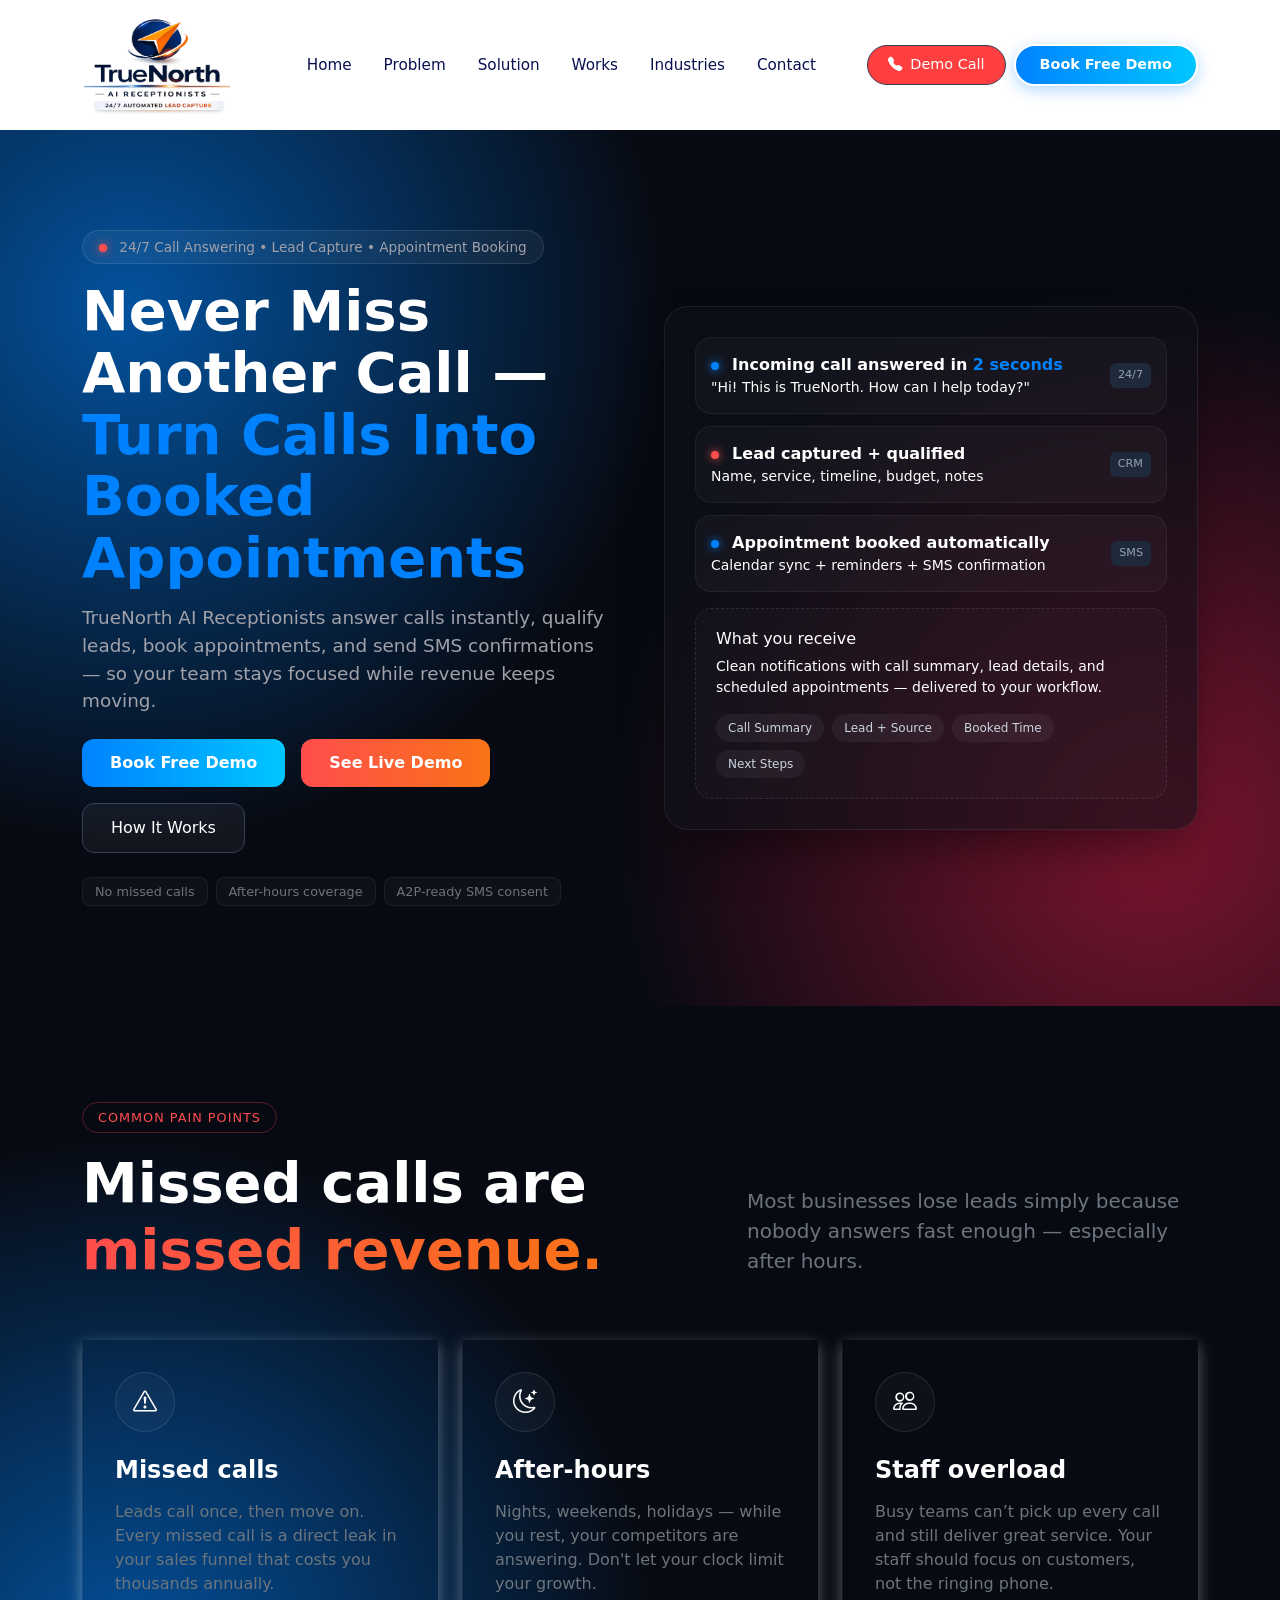
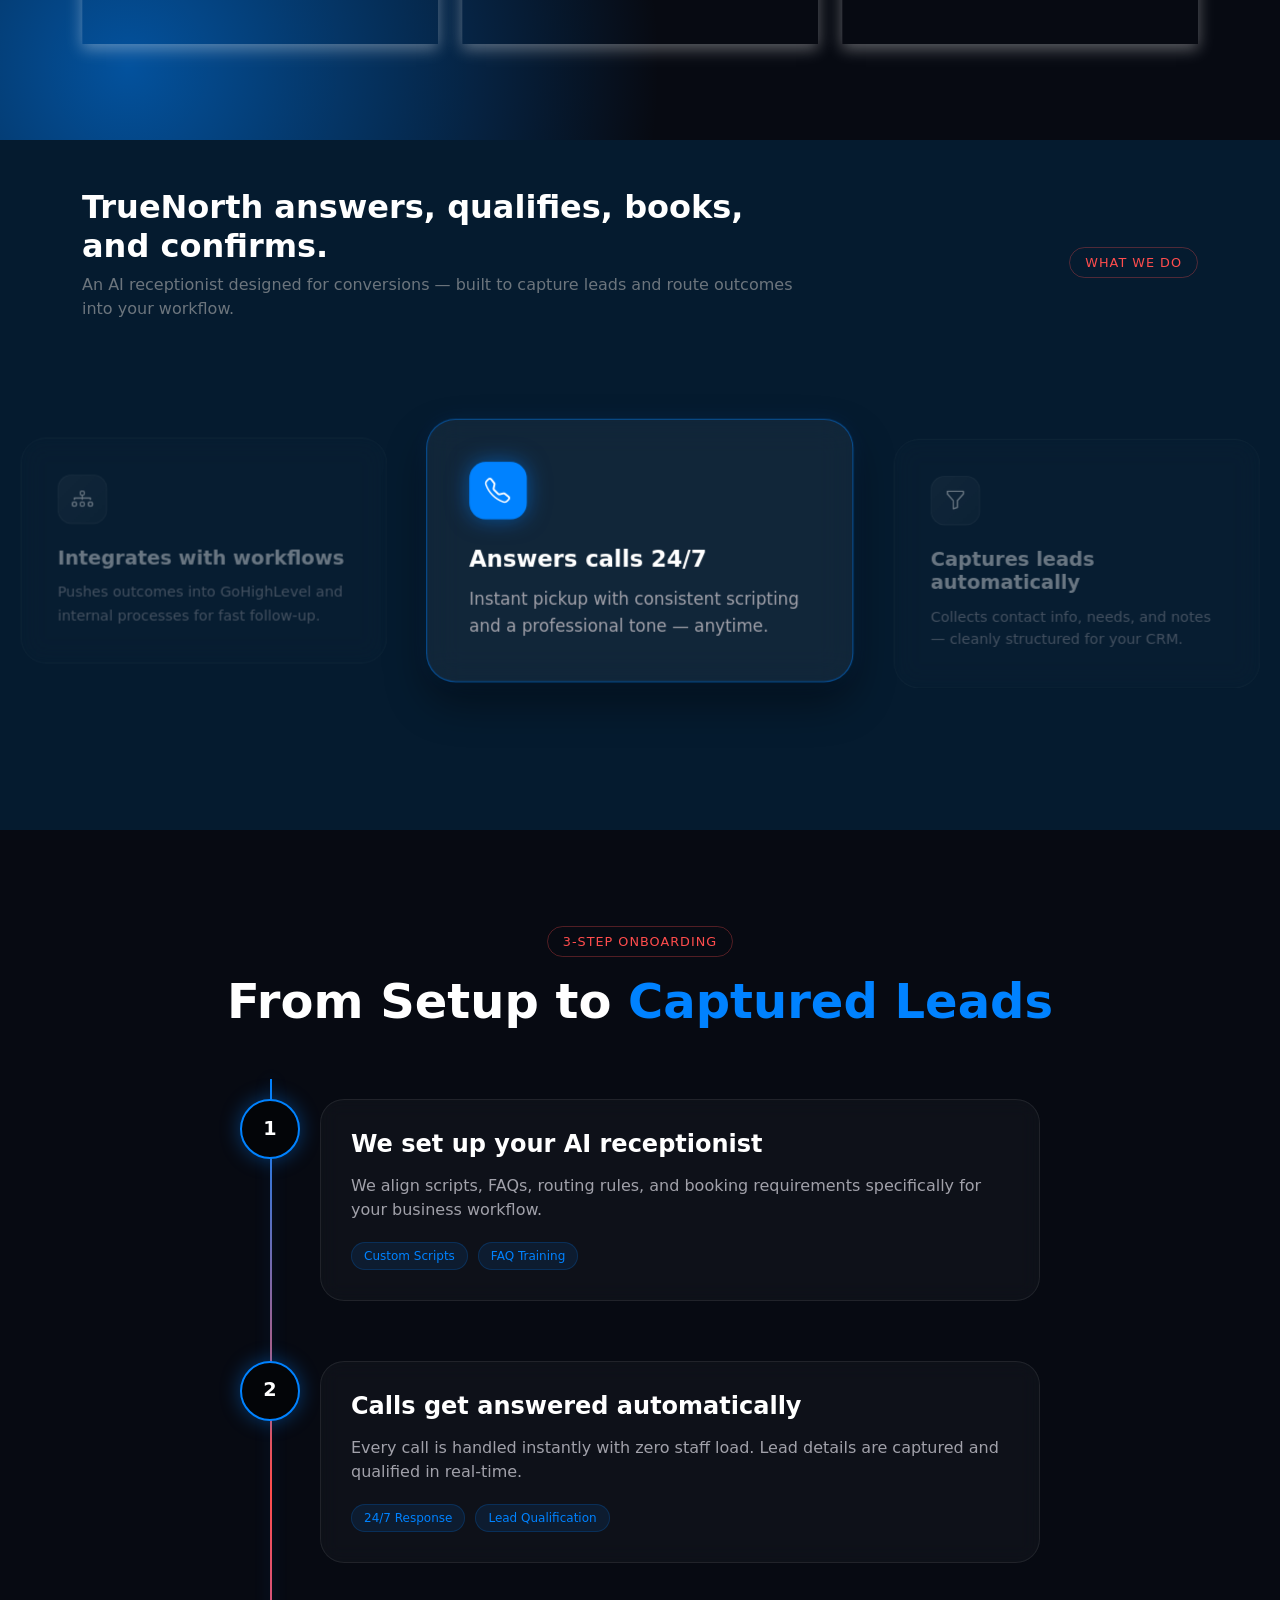
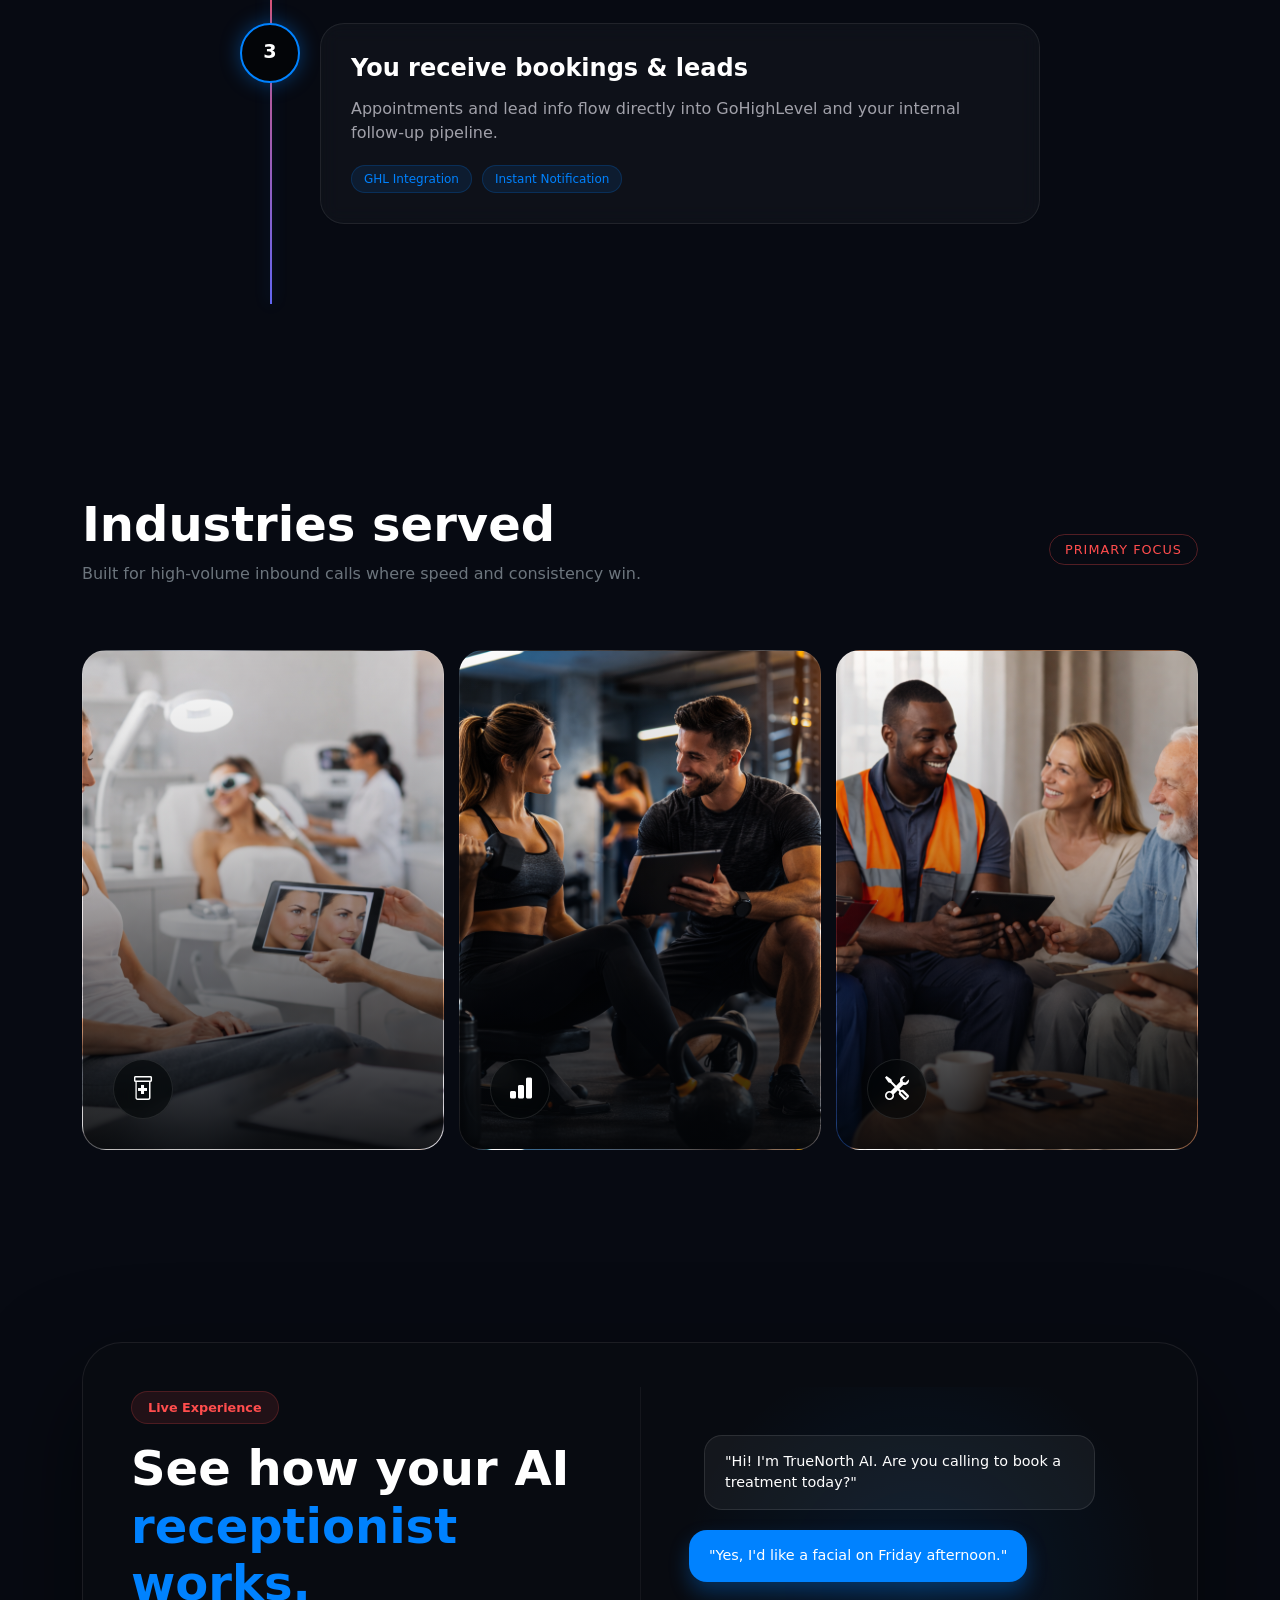
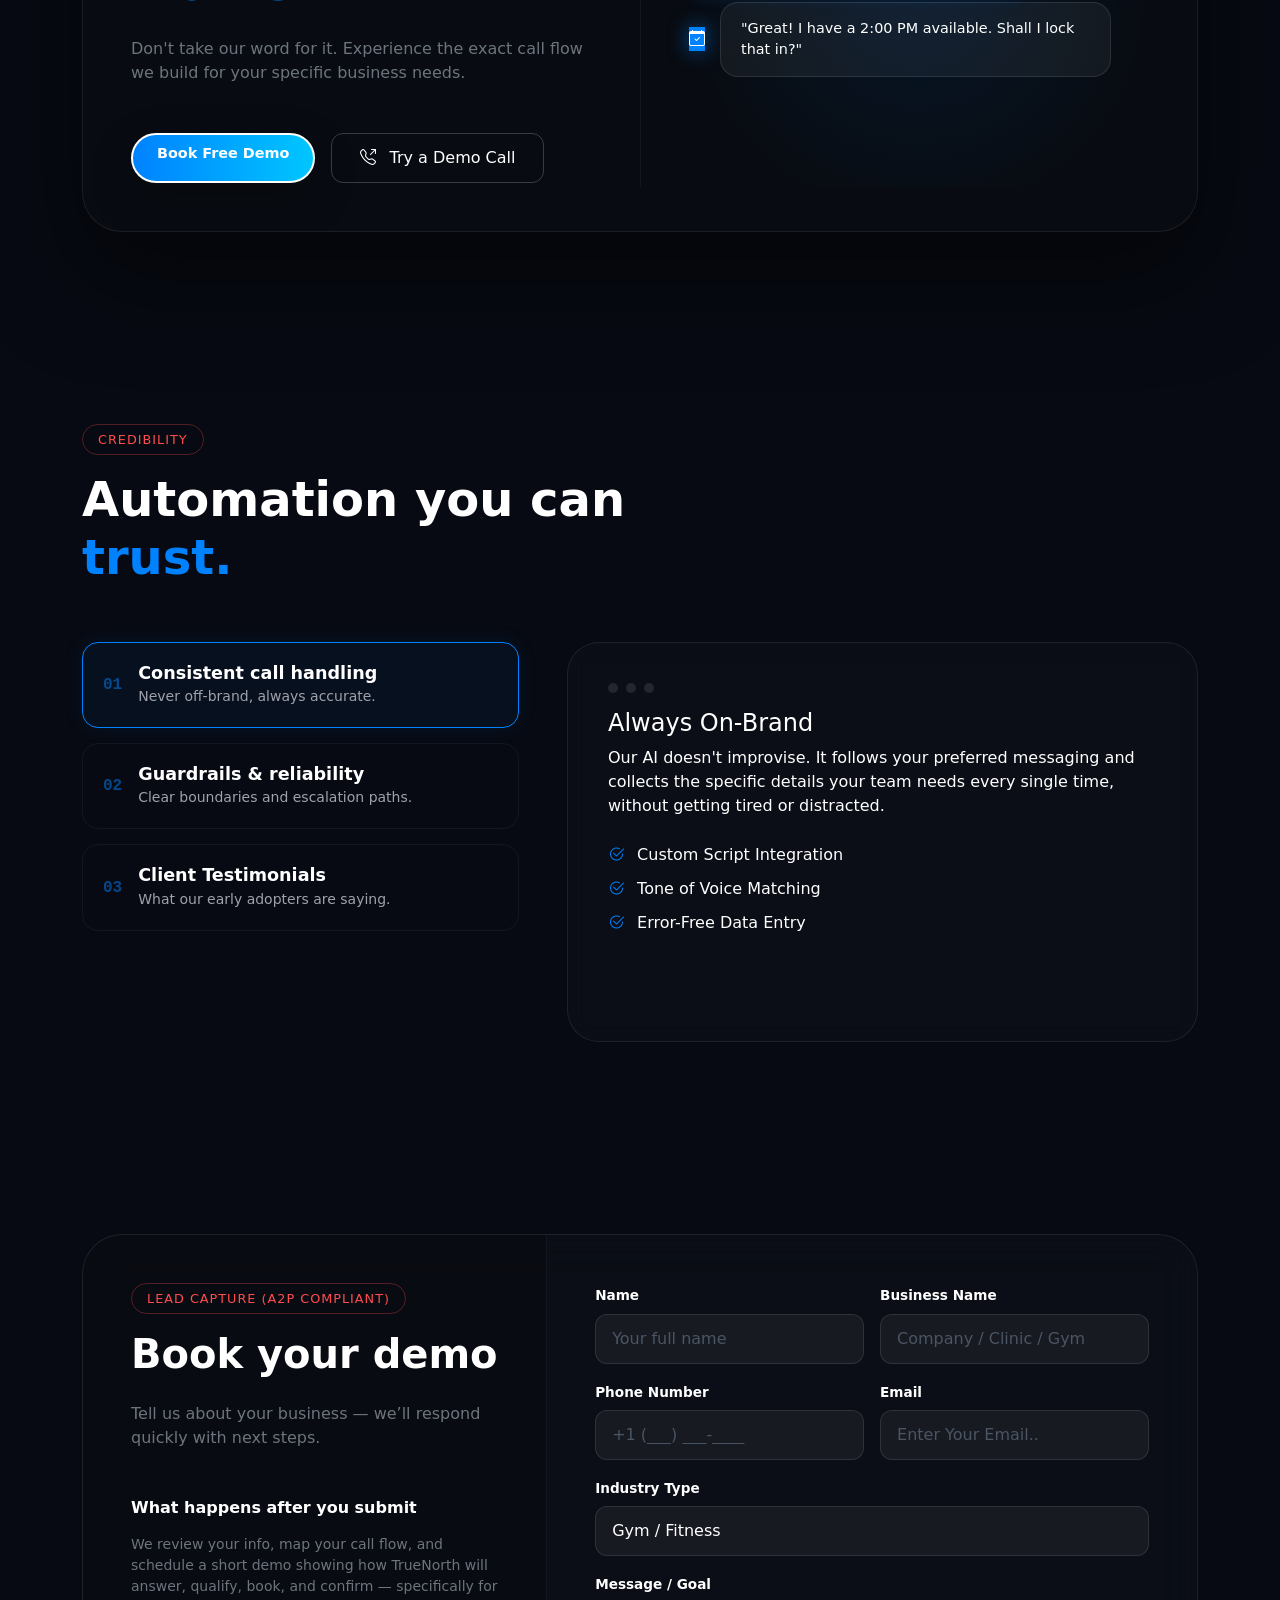
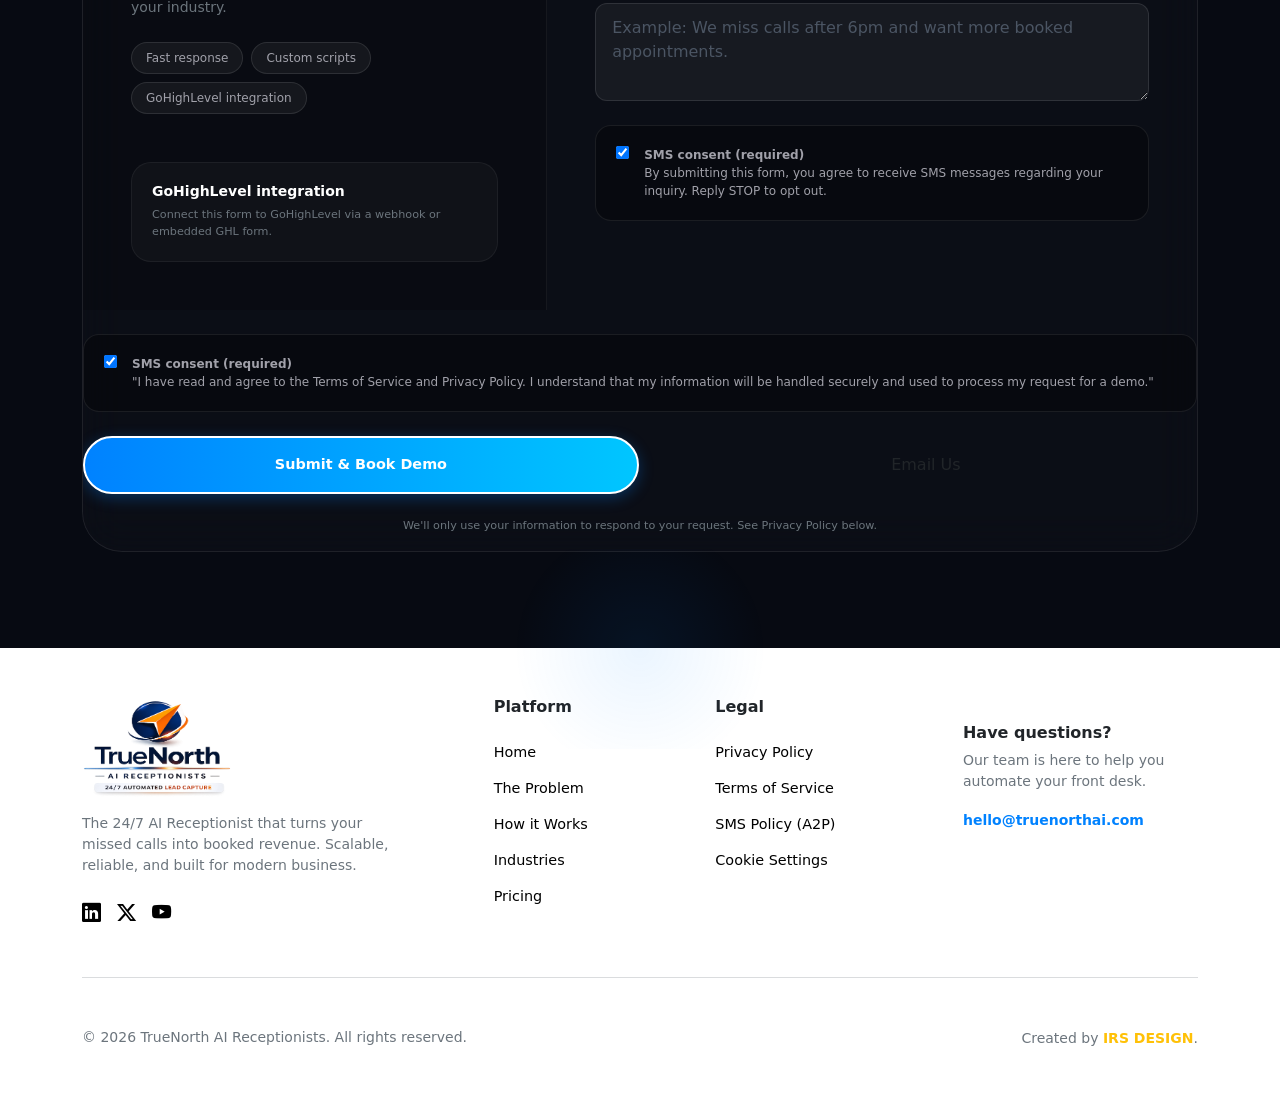
<file: index.html>
<!DOCTYPE html>
<html lang="en">

<head>
    <meta charset="UTF-8">
    <meta name="viewport" content="width=device-width, initial-scale=1.0">
    <title>TrueNorth | AI Receptionists</title>

    <!-- link bootstrap css cdn -->
    <link href="https://cdn.jsdelivr.net/npm/bootstrap@5.3.0/dist/css/bootstrap.min.css" rel="stylesheet">
    <link rel="stylesheet" href="https://cdn.jsdelivr.net/npm/bootstrap-icons@1.13.1/font/bootstrap-icons.min.css">

    <link rel="stylesheet" href="https://cdn.jsdelivr.net/npm/swiper@11/swiper-bundle.min.css" />

    <!-- link custom css -->
    <link rel="stylesheet" href="./assets/css/style.css">
</head>

<body>

    <!-- ===================HEADER SECTION =================== -->

    <header class="navbar navbar-expand-lg sticky-top custom-header">
        <div class="container">
            <a class="navbar-brand d-flex align-items-center" href="#">
                <div class="logo-box me-2"> <img src="./assets/img/logo2.png" alt="brand-logo"></div>
            </a>

            <button class="navbar-toggler" type="button" data-bs-toggle="collapse" data-bs-target="#navbarNav">
                <span class="navbar-toggler-icon"></span>
            </button>

            <div class="collapse navbar-collapse justify-content-center" id="navbarNav">
                <ul class="navbar-nav">
                    <li class="nav-item"><a class="nav-link" href="./index.html">Home</a></li>
                    <li class="nav-item"><a class="nav-link" href="#problem">Problem</a></li>
                    <li class="nav-item"><a class="nav-link" href="#solution">Solution</a></li>
                    <li class="nav-item"><a class="nav-link" href="#how-it-works">Works</a></li>
                    <li class="nav-item"><a class="nav-link" href="#industries">Industries</a></li>
                    <li class="nav-item"><a class="nav-link" href="#contact">Contact</a></li>
                </ul>
            </div>

            <div class="d-none d-lg-flex align-items-center gap-2">
                <a href="#" class="btn btn-demo">
                    <i class="bi bi-telephone-fill me-1"></i> Demo Call
                </a>
                <a href="#contact" class="btn btn-primary-gradient">Book Free Demo</a>
            </div>
        </div>
    </header>

    <!-- =======================main section start =============== -->

    <main>
        <!-- ===================Hero Section Start ================ -->
        <section class="hero-section d-flex align-items-center">
            <div class="container">
                <div class="row align-items-center g-5">

                    <div class="col-lg-6 text-start">
                        <div class="badge-pill mb-3">
                            <span class="dot red"></span> 24/7 Call Answering • Lead Capture • Appointment Booking
                        </div>
                        <h1 class="hero-title mb-3">
                            Never Miss Another Call — <br>
                            <span class="text-blue">Turn Calls Into Booked Appointments</span>
                        </h1>
                        <p class="hero-subtitle mb-4">
                            TrueNorth AI Receptionists answer calls instantly, qualify leads, book appointments, and
                            send SMS confirmations — so your team stays focused while revenue keeps moving.
                        </p>

                        <div class="d-flex flex-wrap gap-3 mb-4">
                            <a href="#" class="btn btn-primary-hero">Book Free Demo</a>
                            <a href="#" class="btn btn-secondary-hero">See Live Demo</a>
                            <a href="#" class="btn btn-outline-hero">How It Works</a>
                        </div>

                        <div class="d-flex flex-wrap gap-2">
                            <span class="trust-tag">No missed calls</span>
                            <span class="trust-tag">After-hours coverage</span>
                            <span class="trust-tag">A2P-ready SMS consent</span>
                        </div>
                    </div>

                    <div class="col-lg-6">
                        <div class="glass-card">
                            <div class="status-item">
                                <div class="d-flex justify-content-between align-items-center">
                                    <div>
                                        <span class="dot blue"></span> <strong>Incoming call answered in <span
                                                class="text-blue">2 seconds</span></strong>
                                        <p class="mb-0 small text-white">"Hi! This is TrueNorth. How can I help today?"
                                        </p>
                                    </div>
                                    <span class="mini-badge">24/7</span>
                                </div>
                            </div>
                            <div class="status-item">
                                <div class="d-flex justify-content-between align-items-center">
                                    <div>
                                        <span class="dot red"></span> <strong>Lead captured + qualified</strong>
                                        <p class="mb-0 small text-white">Name, service, timeline, budget, notes</p>
                                    </div>
                                    <span class="mini-badge">CRM</span>
                                </div>
                            </div>
                            <div class="status-item">
                                <div class="d-flex justify-content-between align-items-center">
                                    <div>
                                        <span class="dot blue"></span> <strong>Appointment booked automatically</strong>
                                        <p class="mb-0 small text-white
                                        ">Calendar sync + reminders + SMS confirmation
                                        </p>
                                    </div>
                                    <span class="mini-badge">SMS</span>
                                </div>
                            </div>

                            <div class="summary-box mt-3">
                                <h6>What you receive</h6>
                                <p class="small text-white">Clean notifications with call summary, lead details, and
                                    scheduled appointments — delivered to your workflow.</p>
                                <div class="d-flex flex-wrap gap-2">
                                    <span class="tag-sm">Call Summary</span>
                                    <span class="tag-sm">Lead + Source</span>
                                    <span class="tag-sm">Booked Time</span>
                                    <span class="tag-sm">Next Steps</span>
                                </div>
                            </div>
                        </div>
                    </div>

                </div>
            </div>
        </section>

        <!-- ====================problem section ================= -->
        <section class="problem-section py-5">
            <div class="container py-lg-5">
                <div class="row mb-5 align-items-end">
                    <div class="col-lg-7">
                        <span class="badge-pill-outline mb-3">Common pain points</span>
                        <h2 class="display-4 fw-bold text-white">Missed calls are <br><span
                                class="text-gradient-red">missed revenue.</span></h2>
                    </div>
                    <div class="col-lg-5">
                        <p class="text-secondary fs-5">Most businesses lose leads simply because nobody answers fast
                            enough — especially after hours.</p>
                    </div>
                </div>

                <div class="row g-4">
                    <div class="col-md-4">
                        <div class="problem-item h-100">
                            <div class="icon-circle mb-4">
                                <i class="bi bi-exclamation-triangle"></i>
                            </div>
                            <h4>Missed calls</h4>
                            <p class="text-secondary">Leads call once, then move on. Every missed call is a direct leak
                                in your sales funnel that costs you thousands annually.</p>
                            <div class="problem-line"></div>
                        </div>
                    </div>

                    <div class="col-md-4">
                        <div class="problem-item h-100">
                            <div class="icon-circle mb-4">
                                <i class="bi bi-moon-stars"></i>
                            </div>
                            <h4>After-hours</h4>
                            <p class="text-secondary">Nights, weekends, holidays — while you rest, your competitors are
                                answering. Don't let your clock limit your growth.</p>
                            <div class="problem-line"></div>
                        </div>
                    </div>

                    <div class="col-md-4">
                        <div class="problem-item h-100">
                            <div class="icon-circle mb-4">
                                <i class="bi bi-people"></i>
                            </div>
                            <h4>Staff overload</h4>
                            <p class="text-secondary">Busy teams can’t pick up every call and still deliver great
                                service. Your staff should focus on customers, not the ringing phone.</p>
                            <div class="problem-line"></div>
                        </div>
                    </div>
                </div>
            </div>
        </section>

        <!-- =====================solution-slider-section ================= -->

        <section class="solution-slider-section py-5">
            <div class="container mb-5">
                <div class="row align-items-center">
                    <div class="col-md-8">
                        <h2 class="text-white fw-bold">TrueNorth answers, qualifies, books, and confirms.</h2>
                        <p class="text-secondary">An AI receptionist designed for conversions — built to capture leads
                            and route outcomes into your workflow.</p>
                    </div>
                    <div class="col-md-4 text-md-end">
                        <span class="badge-pill-outline">What we do</span>
                    </div>
                </div>
            </div>

            <div class="swiper solutionSwiper">
                <div class="swiper-wrapper">

                    <div class="swiper-slide">
                        <div class="solution-card">
                            <div class="icon-box"><i class="bi bi-telephone"></i></div>
                            <h5>Answers calls 24/7</h5>
                            <p>Instant pickup with consistent scripting and a professional tone — anytime.</p>
                        </div>
                    </div>

                    <div class="swiper-slide">
                        <div class="solution-card">
                            <div class="icon-box"><i class="bi bi-funnel"></i></div>
                            <h5>Captures leads automatically</h5>
                            <p>Collects contact info, needs, and notes — cleanly structured for your CRM.</p>
                        </div>
                    </div>

                    <div class="swiper-slide">
                        <div class="solution-card">
                            <div class="icon-box"><i class="bi bi-calendar-check"></i></div>
                            <h5>Books appointments</h5>
                            <p>Routes to the right schedule, confirms availability, and locks in the time.</p>
                        </div>
                    </div>

                    <div class="swiper-slide">
                        <div class="solution-card">
                            <div class="icon-box"><i class="bi bi-chat-dots"></i></div>
                            <h5>Sends SMS confirmations</h5>
                            <p>Automatic confirmation + reminders with A2P-compliant consent.</p>
                        </div>
                    </div>

                    <div class="swiper-slide">
                        <div class="solution-card">
                            <div class="icon-box"><i class="bi bi-diagram-3"></i></div>
                            <h5>Integrates with workflows</h5>
                            <p>Pushes outcomes into GoHighLevel and internal processes for fast follow-up.</p>
                        </div>
                    </div>

                </div>
            </div>
        </section>

        <!-- =========================how to work section =============== -->
        <section class="how-it-works-vertical py-5">
            <div class="container py-5">
                <div class="text-center mb-5">
                    <span class="badge-pill-outline mb-3">3-Step Onboarding</span>
                    <h2 class="display-5 fw-bold text-white">From Setup to <span class="text-blue">Captured Leads</span>
                    </h2>
                </div>

                <div class="timeline-container">
                    <div class="timeline-line"></div>

                    <div class="timeline-item">
                        <div class="timeline-dot">1</div>
                        <div class="timeline-content">
                            <div class="glass-node">
                                <h4>We set up your AI receptionist</h4>
                                <p>We align scripts, FAQs, routing rules, and booking requirements specifically for your
                                    business workflow.</p>
                                <div class="node-tags">
                                    <span>Custom Scripts</span>
                                    <span>FAQ Training</span>
                                </div>
                            </div>
                        </div>
                    </div>

                    <div class="timeline-item">
                        <div class="timeline-dot">2</div>
                        <div class="timeline-content">
                            <div class="glass-node">
                                <h4>Calls get answered automatically</h4>
                                <p>Every call is handled instantly with zero staff load. Lead details are captured and
                                    qualified in real-time.</p>
                                <div class="node-tags">
                                    <span>24/7 Response</span>
                                    <span>Lead Qualification</span>
                                </div>
                            </div>
                        </div>
                    </div>

                    <div class="timeline-item">
                        <div class="timeline-dot">3</div>
                        <div class="timeline-content">
                            <div class="glass-node">
                                <h4>You receive bookings & leads</h4>
                                <p>Appointments and lead info flow directly into GoHighLevel and your internal follow-up
                                    pipeline.</p>
                                <div class="node-tags">
                                    <span>GHL Integration</span>
                                    <span>Instant Notification</span>
                                </div>
                            </div>
                        </div>
                    </div>
                </div>
            </div>
        </section>

        <!--====================== industries-accordion-section======================== -->
        <section class="industries-accordion-section py-5">
            <div class="container py-5">
                <div class="row mb-5 align-items-center">
                    <div class="col-md-8">
                        <h2 class="display-5 fw-bold text-white">Industries served</h2>
                        <p class="text-secondary">Built for high-volume inbound calls where speed and consistency win.
                        </p>
                    </div>
                    <div class="col-md-4 text-md-end">
                        <span class="badge-pill-outline">Primary focus</span>
                    </div>
                </div>

                <div class="accordion-container">

                    <div class="accordion-panel active" style="background-image: url('./assets/img/med-spa.png');">
                        <div class="panel-overlay"></div>
                        <div class="panel-content">
                            <div class="panel-icon"><i class="bi bi-prescription2"></i></div>
                            <div class="panel-text">
                                <h3>Med Spas</h3>
                                <p>Consults, treatments, packages — capture leads and book fast without missing peak
                                    demand.</p>
                            </div>
                        </div>
                    </div>

                    <div class="accordion-panel" style="background-image: url('./assets/img/gym.png');">
                        <div class="panel-overlay"></div>
                        <div class="panel-content">
                            <div class="panel-icon"><i class="bi bi-bar-chart-fill"></i></div>
                            <div class="panel-text">
                                <h3>Gyms & Fitness</h3>
                                <p>Trials, memberships, class schedules — convert calls into show-ups with SMS
                                    confirmation.</p>
                            </div>
                        </div>
                    </div>

                    <div class="accordion-panel" style="background-image: url('./assets/img/business.png');">
                        <div class="panel-overlay"></div>
                        <div class="panel-content">
                            <div class="panel-icon"><i class="bi bi-tools"></i></div>
                            <div class="panel-text">
                                <h3>Service Businesses</h3>
                                <p>Repairs, home services, local pros — qualify jobs, capture details, and schedule
                                    visits.</p>
                            </div>
                        </div>
                    </div>

                </div>
            </div>
        </section>

        <!-- ======================call to action ===================== -->

        <section class="demo-cta-premium py-5">
            <div class="container py-lg-5">
                <div class="glass-cta-wrapper">
                    <div class="row align-items-center g-0">

                        <div class="col-lg-6 p-5">
                            <span class="badge-pill-red mb-3">Live Experience</span>
                            <h2 class="display-5 fw-bold text-white mb-4">See how your AI <br><span
                                    class="text-blue">receptionist works.</span></h2>
                            <p class="text-secondary mb-5">Don't take our word for it. Experience the exact call flow we
                                build for your specific business needs.</p>

                            <div class="d-flex flex-wrap gap-3">
                                <a href="#contact" class="btn btn-primary-gradient shadow-lg">Book Free Demo</a>
                                <a href="tel:+123456789" class="btn btn-outline-white">
                                    <i class="bi bi-telephone-outbound me-2"></i> Try a Demo Call
                                </a>
                            </div>
                        </div>

                        <div class="col-lg-6 bg-interactive-flow p-5">
                            <div class="flow-container">
                                <div class="flow-step visible">
                                    <div class="flow-icon"><i class="bi bi-person-voice"></i></div>
                                    <div class="flow-bubble-ai">"Hi! I'm TrueNorth AI. Are you calling to book a
                                        treatment today?"</div>
                                </div>
                                <div class="flow-step delayed-1">
                                    <div class="flow-bubble-user">"Yes, I'd like a facial on Friday afternoon."</div>
                                </div>
                                <div class="flow-step delayed-2">
                                    <div class="flow-icon active-glow"><i class="bi bi-calendar-check"></i></div>
                                    <div class="flow-bubble-ai">"Great! I have a 2:00 PM available. Shall I lock that
                                        in?"</div>
                                </div>
                                <div class="flow-line"></div>
                            </div>
                        </div>

                    </div>
                </div>
            </div>
        </section>

        <!-- =====================trust section ==================== -->

        <section class="trust-section py-5">
            <div class="container py-lg-5">
                <div class="row mb-5">
                    <div class="col-lg-6">
                        <span class="badge-pill-outline mb-3">Credibility</span>
                        <h2 class="display-5 fw-bold text-white">Automation you can <span
                                class="text-blue">trust.</span></h2>
                    </div>
                </div>

                <div class="row g-5">
                    <div class="col-lg-5">
                        <div class="nav flex-column nav-pills custom-trust-tabs" id="v-pills-tab" role="tablist">
                            <button class="nav-link active" id="pill-consistent-tab" data-bs-toggle="pill"
                                data-bs-target="#pill-consistent" type="button" role="tab">
                                <div class="d-flex align-items-center">
                                    <span class="tab-number me-3">01</span>
                                    <div>
                                        <h5>Consistent call handling</h5>
                                        <p class="mb-0 small">Never off-brand, always accurate.</p>
                                    </div>
                                </div>
                            </button>

                            <button class="nav-link" id="pill-guardrails-tab" data-bs-toggle="pill"
                                data-bs-target="#pill-guardrails" type="button" role="tab">
                                <div class="d-flex align-items-center">
                                    <span class="tab-number me-3">02</span>
                                    <div>
                                        <h5>Guardrails & reliability</h5>
                                        <p class="mb-0 small">Clear boundaries and escalation paths.</p>
                                    </div>
                                </div>
                            </button>

                            <button class="nav-link" id="pill-testimonials-tab" data-bs-toggle="pill"
                                data-bs-target="#pill-testimonials" type="button" role="tab">
                                <div class="d-flex align-items-center">
                                    <span class="tab-number me-3">03</span>
                                    <div>
                                        <h5>Client Testimonials</h5>
                                        <p class="mb-0 small">What our early adopters are saying.</p>
                                    </div>
                                </div>
                            </button>
                        </div>
                    </div>

                    <div class="col-lg-7">
                        <div class="tab-content glass-display-window" id="v-pills-tabContent">
                            <div class="tab-pane fade show active" id="pill-consistent" role="tabpanel">
                                <div class="display-inner">
                                    <div class="mockup-header mb-3">
                                        <span class="dot-win"></span><span class="dot-win"></span><span
                                            class="dot-win"></span>
                                    </div>
                                    <h4>Always On-Brand</h4>
                                    <p>Our AI doesn't improvise. It follows your preferred messaging and collects the
                                        specific details your team needs every single time, without getting tired or
                                        distracted.</p>
                                    <ul class="feature-list">
                                        <li><i class="bi bi-check2-circle text-blue me-2"></i> Custom Script Integration
                                        </li>
                                        <li><i class="bi bi-check2-circle text-blue me-2"></i> Tone of Voice Matching
                                        </li>
                                        <li><i class="bi bi-check2-circle text-blue me-2"></i> Error-Free Data Entry
                                        </li>
                                    </ul>
                                </div>
                            </div>
                            <div class="tab-pane fade" id="pill-guardrails" role="tabpanel">
                                <div class="display-inner">
                                    <h4>Built-in Safety</h4>
                                    <p>We implement strict guardrails. If a call becomes too complex or falls outside
                                        the AI's training, it seamlessly escalates to a human or follows your exact
                                        fallback protocol.</p>
                                    <div class="guardrail-visual mt-4">
                                        <div class="safe-zone">AI Processing Zone</div>
                                        <div class="transfer-line">Complex Query → Human Handoff</div>
                                    </div>
                                </div>
                            </div>
                            <div class="tab-pane fade" id="pill-testimonials" role="tabpanel">
                                <div class="display-inner text-center py-5">
                                    <i class="bi bi-chat-quote display-1 text-blue opacity-25"></i>
                                    <h4 class="mt-3">Ready for your success story</h4>
                                    <p>We are currently onboarding a select group of partners. This section will feature
                                        your peers once they experience the TrueNorth advantage.</p>
                                </div>
                            </div>
                        </div>
                    </div>
                </div>
            </div>
        </section>

        <!-- =========================contact section ================== -->

        <section id="contact" class="book-demo-section py-5">
            <div class="container py-lg-5">
                <div class="glass-main-card">
                    <div class="row g-0">

                        <div class="col-lg-5 process-panel p-4 p-md-5">
                            <span class="badge-pill-outline mb-3">Lead capture (A2P compliant)</span>
                            <h2 class="display-6 fw-bold text-white mb-4">Book your demo</h2>
                            <p class="text-secondary mb-5">Tell us about your business — we’ll respond quickly with next
                                steps.</p>

                            <div class="process-steps">
                                <h6 class="text-white fw-bold mb-3">What happens after you submit</h6>
                                <p class="small text-secondary mb-4">We review your info, map your call flow, and
                                    schedule a short demo showing how TrueNorth will answer, qualify, book, and confirm
                                    — specifically for your industry.</p>

                                <div class="d-flex flex-wrap gap-2 mb-5">
                                    <span class="tag-pill">Fast response</span>
                                    <span class="tag-pill">Custom scripts</span>
                                    <span class="tag-pill">GoHighLevel integration</span>
                                </div>

                                <div class="integration-box mt-auto">
                                    <h6 class="text-white small fw-bold">GoHighLevel integration</h6>
                                    <p class="x-small text-secondary mb-0">Connect this form to GoHighLevel via a
                                        webhook or embedded GHL form.</p>
                                </div>
                            </div>
                        </div>

                        <div class="col-lg-7 form-panel p-4 p-md-5">
                            <form action="#" method="POST" class="row g-3">
                                <div class="col-md-6">
                                    <label class="form-label">Name</label>
                                    <input type="text" class="form-control" placeholder="Your full name">
                                </div>
                                <div class="col-md-6">
                                    <label class="form-label">Business Name</label>
                                    <input type="text" class="form-control" placeholder="Company / Clinic / Gym">
                                </div>
                                <div class="col-md-6">
                                    <label class="form-label">Phone Number</label>
                                    <input type="tel" class="form-control" placeholder="+1 (___) ___-____">
                                </div>
                                <div class="col-md-6">
                                    <label class="form-label">Email</label>
                                    <input type="email" class="form-control" placeholder="Enter Your Email..">
                                </div>
                                <div class="col-12">
                                    <label class="form-label">Industry Type</label>
                                    <select class="form-select">
                                        <option>Gym / Fitness</option>
                                        <option>Med Spa</option>
                                        <option>Service Business</option>
                                    </select>
                                </div>
                                <div class="col-12">
                                    <label class="form-label">Message / Goal</label>
                                    <textarea class="form-control" rows="3"
                                        placeholder="Example: We miss calls after 6pm and want more booked appointments."></textarea>
                                </div>

                                <div class="col-12 mt-4">
                                    <Enhance the quality of this photo” class="consent-box">
                                        <input type="checkbox" id="sms-check" checked>
                                        <label for="sms-check">
                                            <strong>SMS consent (required)</strong><br>
                                            By submitting this form, you agree to receive SMS messages regarding your
                                            inquiry. Reply STOP to opt out.
                                        </label>
                                    </div>
                                </div>

                               <div class="col-12 mt-4">
                                    <Enhance the quality of this photo” class="consent-box">
                                        <input type="checkbox" id="sms-check" checked>
                                        <label for="sms-check">
                                            <strong>SMS consent (required)</strong><br>
                                    "I have read and agree to the Terms of Service and Privacy Policy. 
                                    I understand that my information will be handled securely and used
                                    to process my request for a demo."

                                        </label>
                                    </div>
                               </div>

                                <div class="col-12 d-flex gap-3 mt-4">
                                    <button type="submit" class="btn btn-primary-gradient w-100 py-3">Submit & Book
                                        Demo</button>
                                    <button type="button" class="btn btn-dark-outline w-100 py-3">Email Us</button>
                                </div>
                            </form>
                            <p class="text-center mt-4 x-small text-secondary">We'll only use your information to
                                respond to your request. See Privacy Policy below.</p>
                        </div>

                    </div>
                </div>
            </div>
        </section>
    </main>

    <!-- ====================footer section =============== -->
    <footer class="footer-section py-5">
        <div class="container">
            <div class="row g-4 justify-content-between">

                <div class="col-lg-4">
                    <div class="d-flex align-items-center mb-3">
                        <div class="footer-logo-box me-2"><img src="./assets/img/logo2.png" alt="footer-logo"> </div>
                    </div>
                    <p class="text-secondary small pe-lg-5">
                        The 24/7 AI Receptionist that turns your missed calls into booked revenue.
                        Scalable, reliable, and built for modern business.
                    </p>
                    <div class="footer-socials d-flex gap-3 mt-4">
                        <a href="#"><i class="bi bi-linkedin"></i></a>
                        <a href="#"><i class="bi bi-twitter-x"></i></a>
                        <a href="#"><i class="bi bi-youtube"></i></a>
                    </div>
                </div>

                <div class="col-6 col-md-3 col-lg-2">
                    <h6 class="text-dark fw-bold mb-4">Platform</h6>
                    <ul class="list-unstyled footer-links">
                        <li><a href="./index.html">Home</a></li>
                        <li><a href="#problem">The Problem</a></li>
                        <li><a href="#solution">How it Works</a></li>
                        <li><a href="#industries">Industries</a></li>
                        <li><a href="#contact">Pricing</a></li>
                    </ul>
                </div>

                <div class="col-6 col-md-3 col-lg-2">
                    <h6 class="text-dark fw-bold mb-4">Legal</h6>
                    <ul class="list-unstyled footer-links">
                        <li><a href="./privacyPolicy.html">Privacy Policy</a></li>
                        <li><a href="./termsCondition.html">Terms of Service</a></li>
                        <li><a href="#">SMS Policy (A2P)</a></li>
                        <li><a href="#">Cookie Settings</a></li>
                    </ul>
                </div>

                <div class="col-lg-3">
                    <div class="footer-cta-box">
                        <h6 class="text-dark fw-bold">Have questions?</h6>
                        <p class="small text-secondary">Our team is here to help you automate your front desk.</p>
                        <a href="mailto:hello@truenorthai.com"
                            class="text-blue text-decoration-none fw-bold small">hello@truenorthai.com</a>
                    </div>
                </div>

            </div>

            <hr class="my-5 border-secondary opacity-10">
            <div class="row align-items-center">
                <div class="col-md-6 text-center text-md-start">
                    <p class="small text-secondary mb-0">© 2026 TrueNorth AI Receptionists. All rights reserved.</p>
                </div>
                <div class="col-md-6 text-center text-md-end mt-3 mt-md-0">
                    <span class="small text-secondary">Created by <a class="text-decoration-none text-warning fw-bold" target="_blank" href="https://irsdesign.com/">IRS DESIGN</a>.</span>
                </div>
            </div>
        </div>
    </footer>


    <script src="https://cdnjs.cloudflare.com/ajax/libs/jquery/3.7.1/jquery.min.js"></script>

    <script src="https://cdn.jsdelivr.net/npm/swiper@11/swiper-bundle.min.js"></script>

    <script src="	https://cdn.jsdelivr.net/npm/bootstrap@5.3.8/dist/js/bootstrap.bundle.min.js"></script>

    <script>
        const solutionSwiper = new Swiper(".solutionSwiper", {
            loop: true,
            centeredSlides: true, // 🔥 makes middle slide active
            slidesPerView: 1,
            spaceBetween: 30,
            grabCursor: true,
            autoplay: {
                delay: 2500,
                disableOnInteraction: false,
            },
            speed: 800,
            breakpoints: {
                768: {
                    slidesPerView: 2,
                },
                992: {
                    slidesPerView: 3, // 3 slides so middle becomes active
                },
            },
        });
    </script>
</body>


</html>
</file>
<file: assets/css/style.css>
* {
    padding: 0;
    margin: 0;
    box-sizing: border-box;
}


/* ===== Modern AI Scrollbar ===== */

::-webkit-scrollbar {
    width: 10px;
}

::-webkit-scrollbar-track {
    background: #0f172a;
    /* dark navy */
}

::-webkit-scrollbar-thumb {
    background: linear-gradient(180deg, #0d6efd, #dc3545);
    border-radius: 50px;
    border: 2px solid #0f172a;
    transition: all 0.3s ease;
}

::-webkit-scrollbar-thumb:hover {
    background: linear-gradient(180deg, #dc3545, #0d6efd);
}

/* Firefox Support */
html {
    scrollbar-width: thin;
    scrollbar-color: #0d6efd #0f172a;
}


/* Color Variables */
:root {
    --bg: #070A12;
    --panel: #0B1020;
    --panel2: #0E1630;
    --text: #EAF0FF;
    --muted: #B8C4E8;
    --line: rgba(255, 255, 255, .10);

    --blue: #0B5FFF;
    --blue2: #00C2FF;
    --red: #FF2E4D;

    --shadow: 0 12px 40px rgba(0, 0, 0, .45);
    --radius: 18px;
    --radius2: 26px;
    --max: 1120px;
}

body {
    background-color: var(--bg);
    color: white;
    width: 100% !important;
    overflow-x: hidden !important;
}

/* Header Background & Blur */
.custom-header {
    background: white;
    backdrop-filter: blur(12px);
    color: var(--blue2);
    border-bottom: 1px solid var(--glass-border);
    padding: 10px 0px !important;
    width: 100% !important;
}

/* Logo Styling */
.logo-box {
    width: 150px;
    height: 100px;

    img {
        width: 100%;
        height: 100%;
    }
}

.brand-text {
    color: #fff;
    font-weight: 700;
    letter-spacing: -0.5px;
}

.brand-text small {
    color: var(--nav-gray);
    font-weight: 400;
    font-size: 0.85rem;
    margin-left: 4px;
}

/* Navigation Link Styling */
.navbar-nav .nav-link {
    color: #091050 !important;
    font-size: 0.95rem;
    font-weight: 500;
    padding: 0.5rem 1rem !important;
    transition: color 0.6s ease !important;
}

.navbar-nav .nav-link:hover {
   transform: translateY(-5px);
}

/* Buttons */
.btn-demo {
    background: rgb(255, 63, 63);
    border: 1px solid #334155;
    color: #fff;
    border-radius: 50px;
    padding: 8px 20px;
    font-size: 0.9rem;
    transition: 0.3s;
}

.btn-demo:hover {
    background: rgba(255, 63, 63, 0.753);
    color: #fff;
    border-color: #475569;
}

.btn-primary-gradient {
    background: linear-gradient(90deg, #0082ff, #00c6ff);
    color: white;
    border: 2px solid white;
    border-radius: 50px;
    padding: 8px 24px;
    font-weight: 600;
    font-size: 0.9rem;
    box-shadow: 0 4px 15px rgba(0, 130, 255, 0.3);
}

.btn-primary-gradient:hover {
    transform: translateY(-1px);
    box-shadow: 0 6px 20px rgba(0, 130, 255, 0.5);
    border: 2px solid white;
    color: white;
}





/* ======================Hero section start ================ */

.hero-section {
    padding: 100px 0;
    background: radial-gradient(circle at 10% 20%, rgba(0, 132, 255, 0.589) 0%, transparent 40%),
        radial-gradient(circle at 90% 80%, rgba(225, 29, 71, 0.534) 0%, transparent 40%);
    min-height: 80vh;
}

.badge-pill {
    background: rgba(255, 255, 255, 0.05);
    border: 1px solid rgba(255, 255, 255, 0.1);
    padding: 6px 16px;
    border-radius: 50px;
    display: inline-block;
    font-size: 0.85rem;
    color: #a1a1aa;
}

.hero-title {
    font-size: 3.5rem;
    font-weight: 800;
    line-height: 1.1;
    color: #fff;
}


@media screen and (max-width:576px) {
    .hero-title {
        font-size: 1.5rem !important;
    }
}

.text-blue {
    color: #0082ff;
}

.hero-subtitle {
    font-size: 1.15rem;
    color: #a1a1aa;
    max-width: 540px;
}

.btn-primary-hero {
    background: linear-gradient(90deg, #0082ff, #00c6ff);
    color: #fff;
    border-radius: 12px;
    padding: 12px 28px;
    font-weight: 600;
    border: none;
}

.btn-secondary-hero {
    background: linear-gradient(90deg, #ff4d4d, #f97316);
    color: #fff;
    border-radius: 12px;
    padding: 12px 28px;
    font-weight: 600;
    border: none;
}

.btn-outline-hero {
    background: rgba(255, 255, 255, 0.05);
    border: 1px solid #334155;
    color: #fff;
    border-radius: 12px;
    padding: 12px 28px;
}

.trust-tag {
    font-size: 0.8rem;
    color: #71717a;
    background: rgba(255, 255, 255, 0.03);
    padding: 4px 12px;
    border-radius: 8px;
    border: 1px solid rgba(255, 255, 255, 0.05);
}

.glass-card {
    background: rgba(15, 17, 26, 0.6);
    backdrop-filter: blur(20px);
    border: 1px solid rgba(255, 255, 255, 0.08);
    border-radius: 24px;
    padding: 30px;
    box-shadow: 0 25px 50px -12px rgba(0, 0, 0, 0.5);
}

.status-item {
    background: rgba(255, 255, 255, 0.03);
    border-radius: 16px;
    padding: 15px;
    margin-bottom: 12px;
    border: 1px solid rgba(255, 255, 255, 0.05);
}

.mini-badge {
    background: #1e293b;
    font-size: 0.7rem;
    padding: 4px 8px;
    border-radius: 6px;
    color: #94a3b8;
}

.summary-box {
    background: rgba(255, 255, 255, 0.02);
    border-radius: 16px;
    padding: 20px;
    border: 1px dashed rgba(255, 255, 255, 0.1);
}

.tag-sm {
    background: rgba(255, 255, 255, 0.05);
    font-size: 0.75rem;
    padding: 5px 12px;
    border-radius: 50px;
    color: #cbd5e1;
}

.dot {
    height: 8px;
    width: 8px;
    border-radius: 50%;
    display: inline-block;
    margin-right: 8px;
}

.dot.red {
    background-color: #ff4d4d;
    box-shadow: 0 0 10px #ff4d4d;
}

.dot.blue {
    background-color: #0082ff;
    box-shadow: 0 0 10px #0082ff;
}



/* ==================problem section =============== */
.problem-section {
    background: radial-gradient(circle at 10% 90%, rgba(0, 132, 255, 0.589) 0%, transparent 40%);
}

/* Section Typography */
.text-gradient-red {
    background: linear-gradient(90deg, #ff4d4d, #f97316);
    -webkit-background-clip: text;
    -webkit-text-fill-color: transparent;
}

.badge-pill-outline {
    border: 1px solid rgba(255, 77, 77, 0.3);
    color: #ff4d4d;
    padding: 5px 15px;
    border-radius: 50px;
    font-size: 0.8rem;
    text-transform: uppercase;
    letter-spacing: 1px;
    display: inline-block;
}

/* Problem Items */
.problem-item {
    padding: 2rem;
    background: transparent;
    transition: all 0.4s cubic-bezier(0.175, 0.885, 0.32, 1.275);
    position: relative;
    border-left: 1px solid rgba(255, 255, 255, 0.05);
    box-shadow: rgba(255, 255, 255, 0.35) 0px 5px 15px;
}

.problem-item:hover {
    background: rgba(255, 255, 255, 0.02);
    transform: translateY(-10px);
}

.icon-circle {
    width: 60px;
    height: 60px;
    background: rgba(255, 255, 255, 0.03);
    border: 1px solid rgba(255, 255, 255, 0.1);
    border-radius: 50%;
    display: flex;
    align-items: center;
    justify-content: center;
    font-size: 1.5rem;
    color: #fff;
    transition: 0.3s;
}

.problem-item:hover .icon-circle {
    background: #ff4d4d;
    color: #fff;
    box-shadow: 0 0 20px rgba(255, 77, 77, 0.4);
    border-color: #ff4d4d;
}

.problem-item h4 {
    color: #fff;
    font-weight: 700;
    margin-bottom: 1rem;
}

.problem-line {
    position: absolute;
    bottom: 0;
    /* left: 2rem; */
    width: 0;
    height: 2px;
    background: #ff4d4d;
    transition: width 0.4s ease;

}

.problem-item:hover .problem-line {
    width: 100%;
    left: 0px;
}



/* ===================solution-slider-section ================ */
.solution-slider-section {
    background: #003c6657;
}

.solutionSwiper {
    padding: 40px 0 80px 0 !important;
}

/* Base Card Style */
.solution-card {
    background: rgba(255, 255, 255, 0.03);
    backdrop-filter: blur(15px);
    -webkit-backdrop-filter: blur(15px);
    border: 1px solid rgba(255, 255, 255, 0.08);
    border-radius: 28px;
    padding: 40px;
    height: 100%;
    transition: all 0.5s cubic-bezier(0.25, 1, 0.5, 1);
    opacity: 0.4;
    /* Dim side slides */
    transform: scale(0.9);
    /* Shrink side slides */
}

/* Highlight the Active/Centered Slide */
.swiper-slide-active .solution-card,
.swiper-slide-duplicate-active .solution-card {
    opacity: 1;
    transform: scale(1.05);
    /* Make center slide pop */
    border-color: rgba(0, 130, 255, 0.5);
    background: rgba(255, 255, 255, 0.05);
    box-shadow: 0 20px 40px rgba(0, 0, 0, 0.4),
        0 0 20px rgba(0, 130, 255, 0.1);
}

/* Icon Box Upgrade */
.icon-box {
    width: 55px;
    height: 55px;
    background: linear-gradient(135deg, rgba(255, 255, 255, 0.1), rgba(255, 255, 255, 0.05));
    border: 1px solid rgba(255, 255, 255, 0.1);
    border-radius: 16px;
    display: flex;
    align-items: center;
    justify-content: center;
    color: #fff;
    font-size: 1.5rem;
    margin-bottom: 25px;
    transition: 0.3s;
}

.swiper-slide-active .icon-box {
    background: #0082ff;
    box-shadow: 0 0 20px rgba(0, 130, 255, 0.5);
    border-color: transparent;
}

/* Text Styling */
.solution-card h5 {
    font-weight: 700;
    font-size: 1.35rem;
    color: #fff;
    margin-bottom: 12px;
}

.solution-card p {
    color: #a1a1aa;
    line-height: 1.6;
    margin-bottom: 0;
}


/* ===============how to works =============== */

.timeline-container {
    position: relative;
    max-width: 800px;
    margin: 0 auto;
    padding: 20px 0;
}

/* The vertical connecting line */
.timeline-line {
    position: absolute;
    left: 30px;
    top: 0;
    bottom: 0;
    width: 2px;
    background: linear-gradient(to bottom, #0082ff, #ff4d4d, #6366f1);
    box-shadow: 0 0 15px rgba(0, 130, 255, 0.3);
}

.timeline-item {
    position: relative;
    padding-left: 80px;
    margin-bottom: 60px;
}

/* The Glowing Numbered Dots */
.timeline-dot {
    position: absolute;
    left: 0;
    top: 0;
    width: 60px;
    height: 60px;
    background: #030508;
    border: 2px solid #0082ff;
    border-radius: 50%;
    display: flex;
    align-items: center;
    justify-content: center;
    color: #fff;
    font-weight: 800;
    font-size: 1.2rem;
    z-index: 2;
    box-shadow: 0 0 20px rgba(0, 130, 255, 0.4);
}

/* Glass Node Styling */
.glass-node {
    background: rgba(255, 255, 255, 0.03);
    backdrop-filter: blur(10px);
    border: 1px solid rgba(255, 255, 255, 0.08);
    border-radius: 24px;
    padding: 30px;
    transition: 0.3s ease;
}

.timeline-item:hover .glass-node {
    background: rgba(255, 255, 255, 0.06);
    border-color: rgba(255, 255, 255, 0.2);
    transform: translateX(10px);
}

.glass-node h4 {
    color: #fff;
    font-weight: 700;
    margin-bottom: 15px;
}

.glass-node p {
    color: #a1a1aa;
    margin-bottom: 20px;
}

/* Small detail tags */
.node-tags {
    display: flex;
    gap: 10px;
    flex-wrap: wrap;
}

.node-tags span {
    font-size: 0.75rem;
    background: rgba(0, 130, 255, 0.1);
    color: #0082ff;
    padding: 4px 12px;
    border-radius: 50px;
    border: 1px solid rgba(0, 130, 255, 0.2);
}



/* =====================industries-accordion-section ================= */
.accordion-container {
    display: flex;
    width: 100%;
    height: 500px;
    /* Fixed height for the accordion */
    gap: 15px;
    overflow: hidden;
}

.accordion-panel {
    position: relative;
    flex: 1;
    /* All panels start at equal small width */
    background-size: cover;
    background-position: center;
    border-radius: 24px;
    border: 1px solid rgba(255, 255, 255, 0.08);
    cursor: pointer;
    transition: flex 0.6s cubic-bezier(0.16, 1, 0.3, 1);
    /* Ultra smooth ease */
    overflow: hidden;
}

/* 🌙 Dark Overlay to make white text readable over any image */
.panel-overlay {
    position: absolute;
    inset: 0;
    background: linear-gradient(to top, rgba(3, 5, 8, 0.9) 0%, rgba(3, 5, 8, 0.2) 60%, transparent 100%);
    z-index: 1;
}

/* 🎯 The Expansion Trigger */
.accordion-panel:hover {
    flex: 5;
    /* This panel grows massively */
    border-color: rgba(0, 130, 255, 0.3);
}

/* Content Positioning */
.panel-content {
    position: absolute;
    bottom: 0;
    left: 0;
    width: 100%;
    padding: 30px;
    z-index: 2;
    display: flex;
    align-items: flex-end;
    /* Align icon and text to the bottom */
    gap: 20px;
}

.panel-icon {
    width: 60px;
    height: 60px;
    background: rgba(3, 5, 8, 0.6);
    backdrop-filter: blur(10px);
    border: 1px solid rgba(255, 255, 255, 0.1);
    border-radius: 50%;
    display: flex;
    align-items: center;
    justify-content: center;
    font-size: 1.5rem;
    color: #fff;
    flex-shrink: 0;
    /* Prevents icon from crushing */
}

/* 🛠️ Text Visibility (The Premium Part) */
.panel-text {
    flex: 1;
    transition: opacity 0.3s ease, transform 0.4s ease;
    transition-delay: 0.2s;
    /* Wait for expansion to start before showing text */
}

.panel-text h3 {
    color: #fff;
    font-weight: 700;
    margin-bottom: 8px;
    font-size: 1.5rem;
}

.panel-text p {
    color: #a1a1aa;
    margin-bottom: 0;
    line-height: 1.6;
    max-width: 500px;
}

/* Hide text when panel is collapsed */
.accordion-panel:not(:hover) .panel-text {
    opacity: 0;
    transform: translateY(20px);
    pointer-events: none;
    /* User can't click invisible text */
}



/* =====================call to action =============== */

.glass-cta-wrapper {
    background: rgba(10, 12, 18, 0.6);
    border: 1px solid rgba(255, 255, 255, 0.08);
    border-radius: 40px;
    overflow: hidden;
    box-shadow: 0 40px 100px rgba(0, 0, 0, 0.5);
}

.bg-interactive-flow {
    background: radial-gradient(circle at center, rgba(0, 130, 255, 0.1) 0%, transparent 70%);
    border-left: 1px solid rgba(255, 255, 255, 0.05);
    position: relative;
    min-height: 400px;
}

/* Chat Bubbles Style */
.flow-container {
    display: flex;
    flex-direction: column;
    gap: 20px;
    position: relative;
}

.flow-bubble-ai,
.flow-bubble-user {
    padding: 15px 20px;
    border-radius: 18px;
    font-size: 0.9rem;
    max-width: 85%;
    position: relative;
    z-index: 2;
}

.flow-bubble-ai {
    background: rgba(255, 255, 255, 0.05);
    color: #fff;
    border: 1px solid rgba(255, 255, 255, 0.1);
    align-self: flex-start;
}

.flow-bubble-user {
    background: #0082ff;
    color: white;
    align-self: flex-end;
    box-shadow: 0 10px 20px rgba(0, 130, 255, 0.3);
}

/* Animation Reveal */
@keyframes fadeInUp {
    from {
        opacity: 0;
        transform: translateY(20px);
    }

    to {
        opacity: 1;
        transform: translateY(0);
    }
}

.flow-step {
    display: flex;
    align-items: center;
    gap: 15px;
    animation: fadeInUp 0.8s forwards;
}

.delayed-1 {
    animation-delay: 1.5s;
    opacity: 0;
}

.delayed-2 {
    animation-delay: 3s;
    opacity: 0;
}

.active-glow {
    background: #0082ff !important;
    box-shadow: 0 0 20px rgba(0, 130, 255, 0.6) !important;
}

.badge-pill-red {
    background: rgba(255, 77, 77, 0.1);
    color: #ff4d4d;
    padding: 6px 16px;
    border-radius: 50px;
    font-size: 0.8rem;
    font-weight: 700;
    border: 1px solid rgba(255, 77, 77, 0.2);
    display: inline-block;
}

.btn-outline-white {
    border: 1px solid rgba(255, 255, 255, 0.2);
    color: #fff;
    padding: 12px 28px;
    border-radius: 12px;
    transition: 0.3s;
}

.btn-outline-white:hover {
    background: #fff;
    color: #000;
}




/* ====================trust section ================ */

.custom-trust-tabs .nav-link {
    background: transparent;
    border: 1px solid rgba(255, 255, 255, 0.05);
    border-radius: 16px;
    text-align: left;
    padding: 20px;
    margin-bottom: 15px;
    color: #fff;
    transition: 0.3s;
}

.custom-trust-tabs .nav-link h5 {
    margin-bottom: 2px;
    font-weight: 700;
    font-size: 1.1rem;
}

.custom-trust-tabs .nav-link p {
    color: #a1a1aa;
}

.custom-trust-tabs .nav-link.active {
    background: rgba(0, 130, 255, 0.05);
    border-color: #0082ff;
    box-shadow: 0 0 20px rgba(0, 130, 255, 0.1);
}

.tab-number {
    font-family: 'Courier New', monospace;
    font-weight: bold;
    color: #0082ff;
    opacity: 0.5;
}

.glass-display-window {
    background: rgba(255, 255, 255, 0.02);
    border: 1px solid rgba(255, 255, 255, 0.08);
    border-radius: 32px;
    padding: 40px;
    min-height: 400px;
    backdrop-filter: blur(10px);
}

.mockup-header {
    display: flex;
    gap: 8px;
}

.dot-win {
    width: 10px;
    height: 10px;
    background: rgba(255, 255, 255, 0.1);
    border-radius: 50%;
}

.feature-list {
    list-style: none;
    padding: 0;
    margin-top: 25px;
}

.feature-list li {
    margin-bottom: 10px;
    color: #fff;
}



/* ===================contact us section ================== */

.glass-main-card {
    background: rgba(255, 255, 255, 0.02);
    border: 1px solid rgba(255, 255, 255, 0.08);
    border-radius: 40px;
    overflow: hidden;
    backdrop-filter: blur(20px);
}

.process-panel {
    background: rgba(0, 0, 0, 0.2);
    border-right: 1px solid rgba(255, 255, 255, 0.05);
}

/* Tag Styles */
.tag-pill {
    background: rgba(255, 255, 255, 0.05);
    border: 1px solid rgba(255, 255, 255, 0.1);
    color: #a1a1aa;
    padding: 6px 14px;
    border-radius: 50px;
    font-size: 0.75rem;
}

.integration-box {
    background: rgba(255, 255, 255, 0.03);
    border: 1px solid rgba(255, 255, 255, 0.05);
    padding: 20px;
    border-radius: 20px;
}

/* Form Styles */
.form-label {
    color: #fff;
    font-size: 0.85rem;
    font-weight: 600;
    margin-bottom: 8px;
}

.form-control,
.form-select {
    background: rgba(255, 255, 255, 0.05) !important;
    border: 1px solid rgba(255, 255, 255, 0.1) !important;
    color: #fff !important;
    padding: 12px 16px;
    border-radius: 12px;
}

.form-control::placeholder {
    color: #4b5563;
}

/* Consent Box */
.consent-box {
    background: rgba(0, 0, 0, 0.3);
    border: 1px solid rgba(255, 255, 255, 0.08);
    padding: 20px;
    border-radius: 16px;
    display: flex;
    gap: 15px;
    align-items: flex-start;
}

.consent-box label {
    font-size: 0.75rem;
    color: #a1a1aa;
    line-height: 1.5;
}

.x-small {
    font-size: 0.7rem;
}






























/* =========================footer section ================== */

.footer-section {
    background: white;
    border-top: 1px solid rgba(255, 255, 255, 0.05);
    position: relative;
    color: #000;
}

/* Subtle glow behind the brand */
.footer-section::before {
    content: "";
    position: absolute;
    top: -100px;
    left: 50%;
    transform: translateX(-50%);
    width: 300px;
    height: 200px;
    background: radial-gradient(circle, rgba(0, 130, 255, 0.08) 0%, transparent 70%);
    pointer-events: none;
}

.footer-logo-box {
    width: 150px;
    height: 100px;

    img {
        width: 100%;
        height: 100%;
    }
}

.footer-links li {
    margin-bottom: 12px;
}

.footer-links a {
    color: #000000 !important;
    text-decoration: none;
    font-size: 0.9rem;
    transition: 0.3s ease;
}

.footer-links a:hover {
    color: #0082ff;
    padding-left: 5px;
}

.footer-socials a {
    color: #000000;
    font-size: 1.2rem;
    transition: 0.3s;
}

.footer-socials a:hover {
    color: #fff;
    transform: translateY(-3px);
    display: inline-block;
}

.footer-cta-box {
    background: rgba(255, 255, 255, 0.03);
    border: 1px solid rgba(255, 255, 255, 0.08);
    border-radius: 20px;
    padding: 25px;
}
</file>
